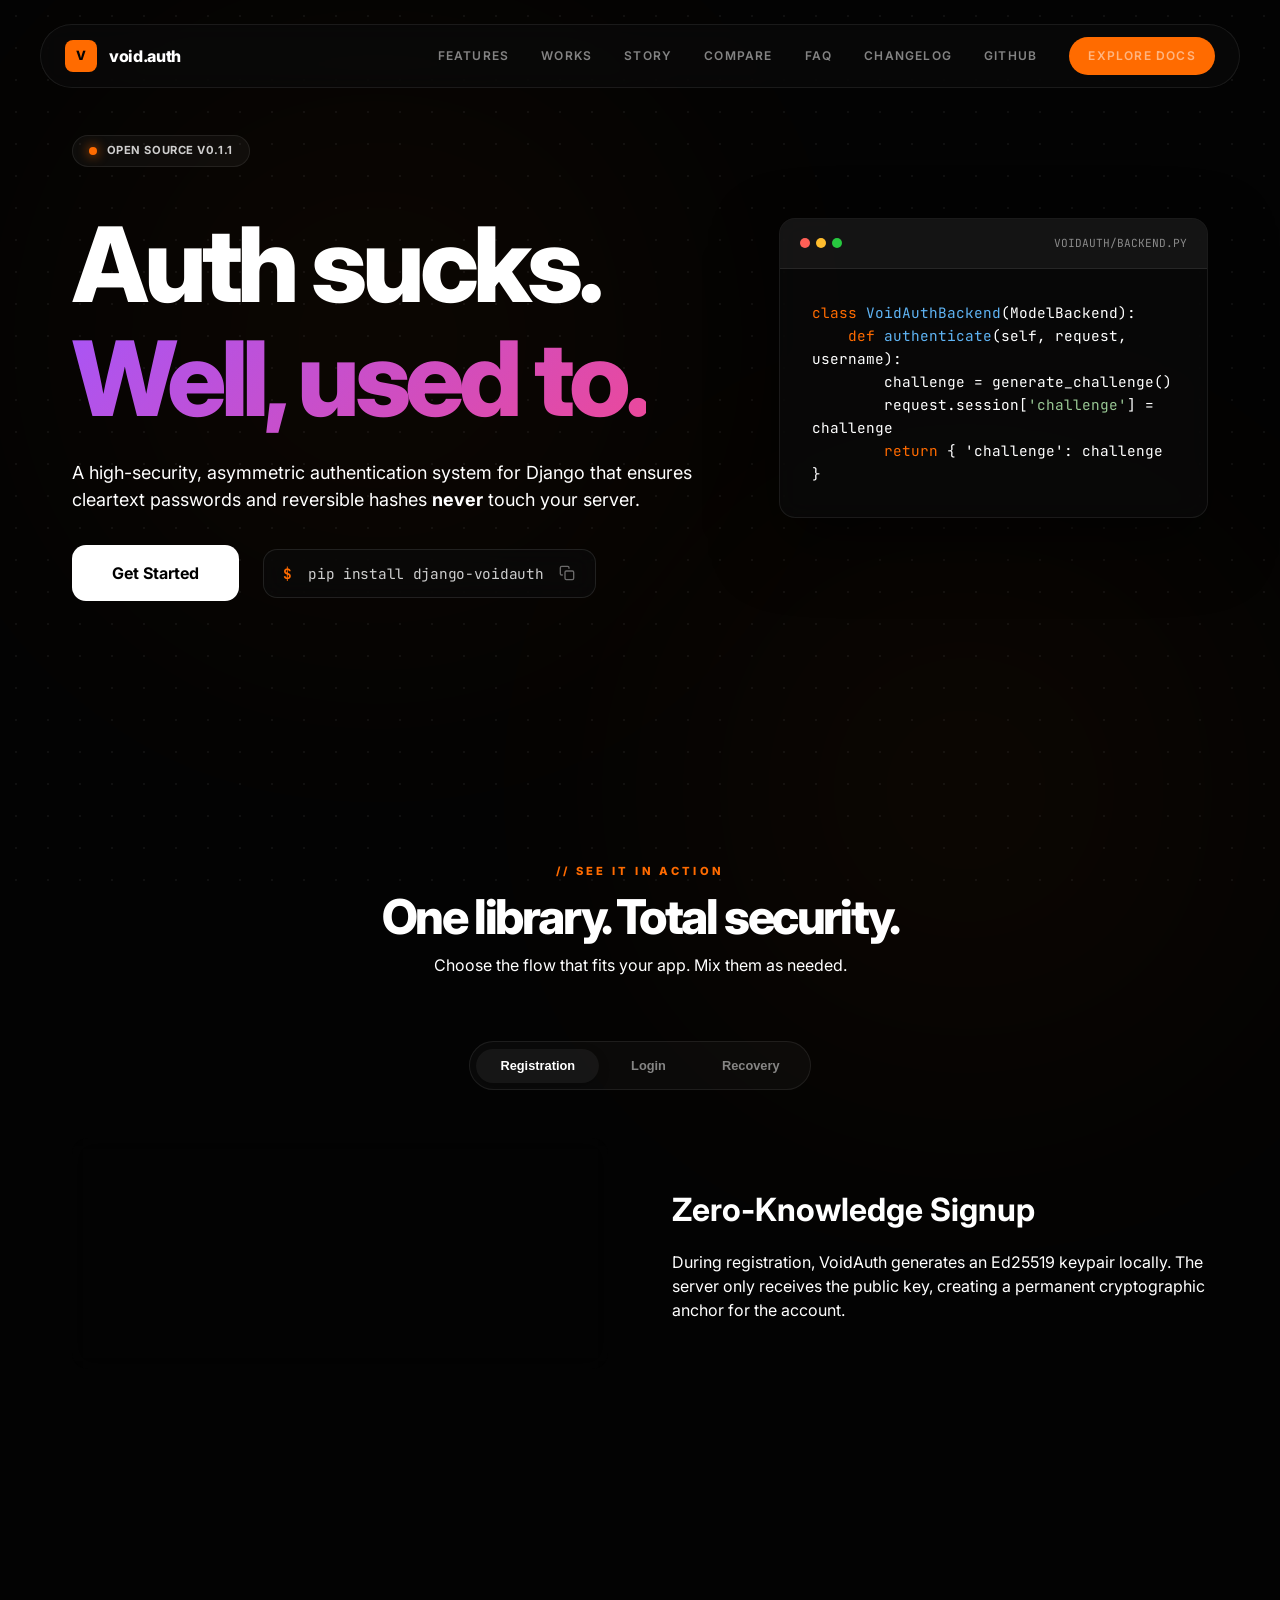
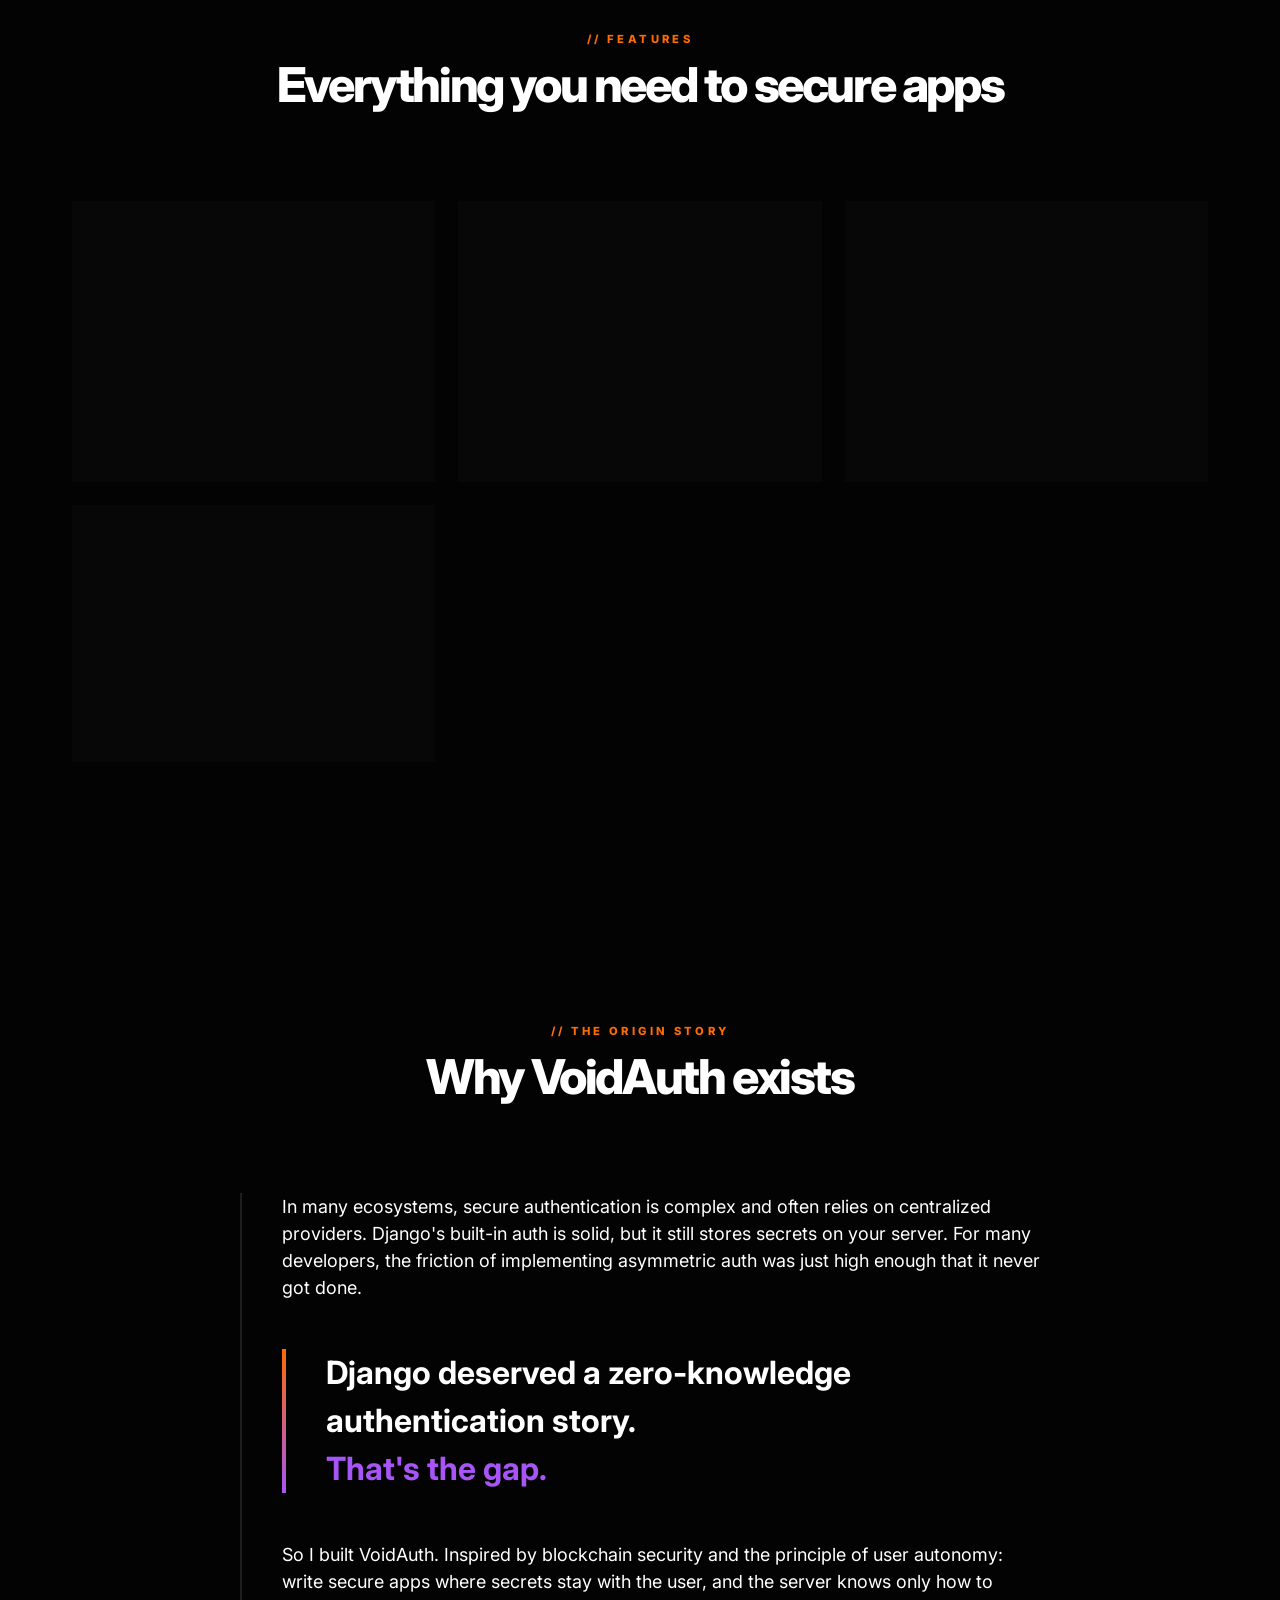
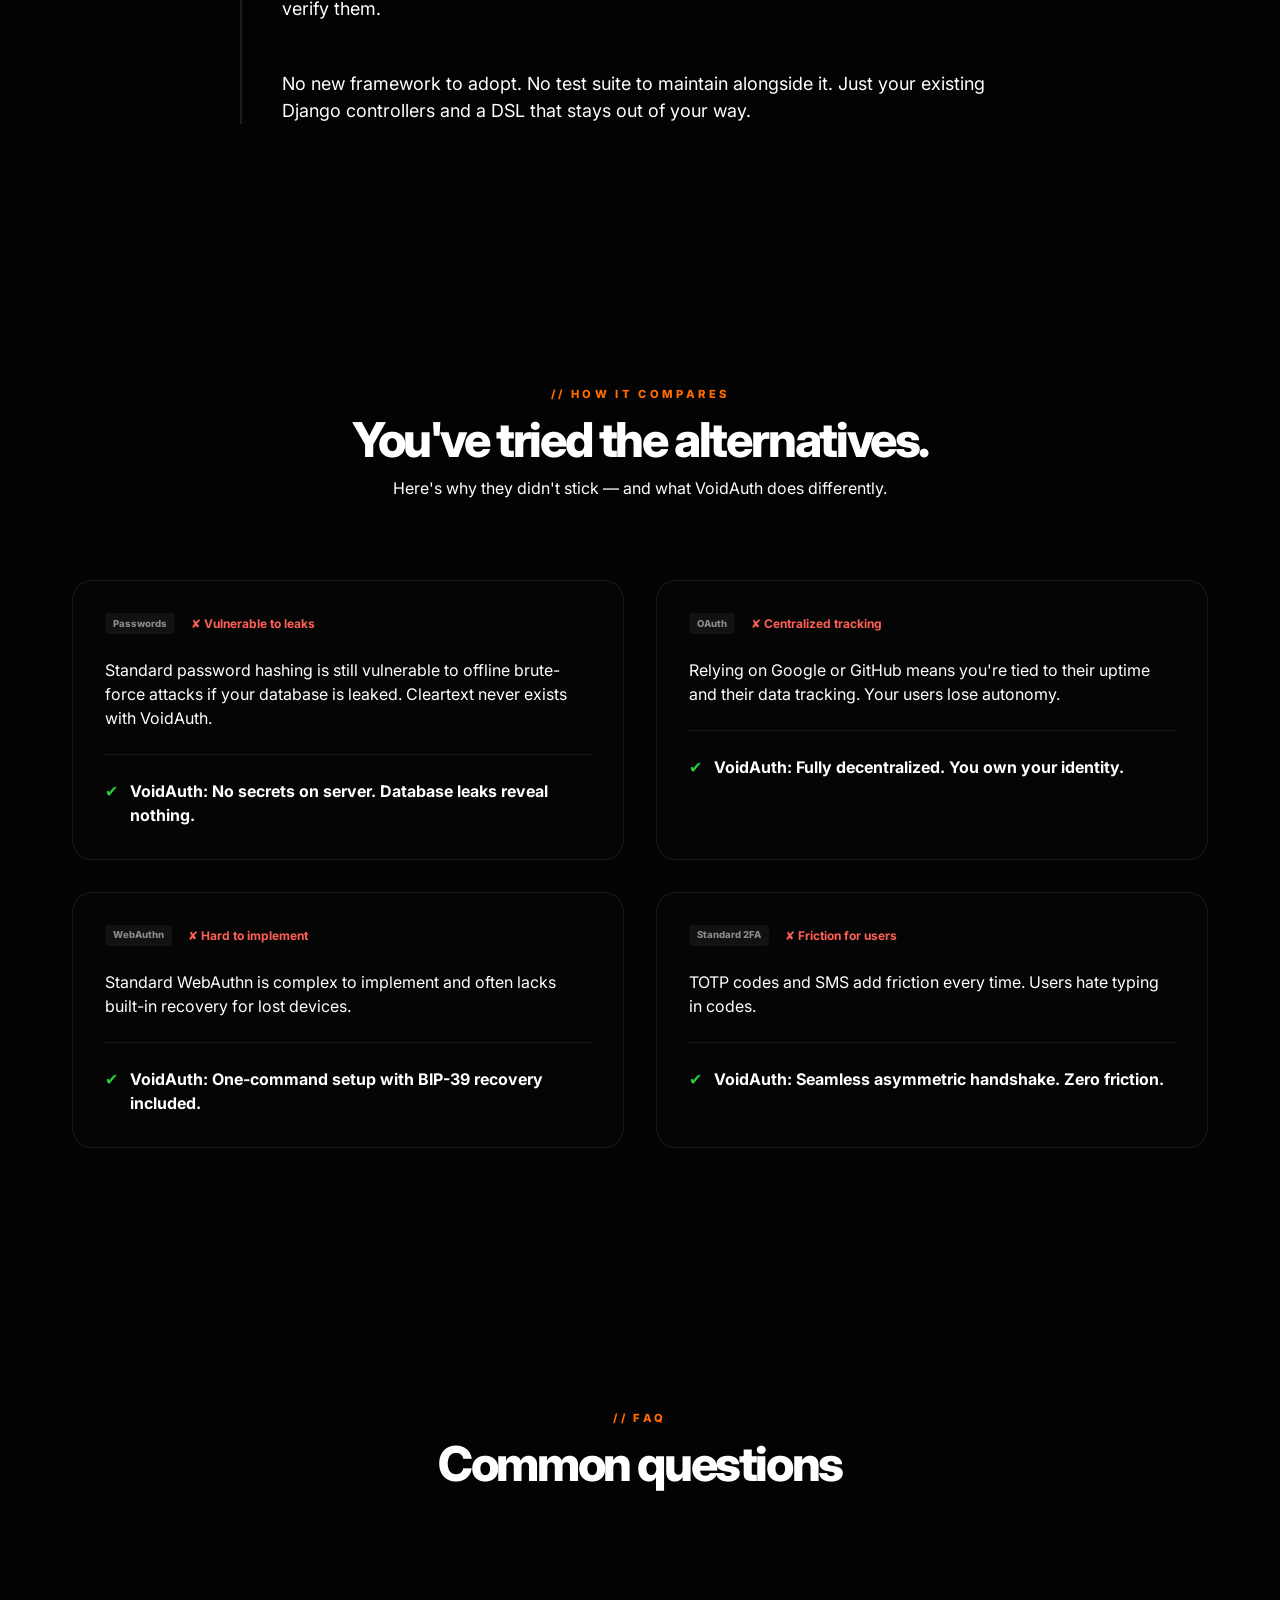
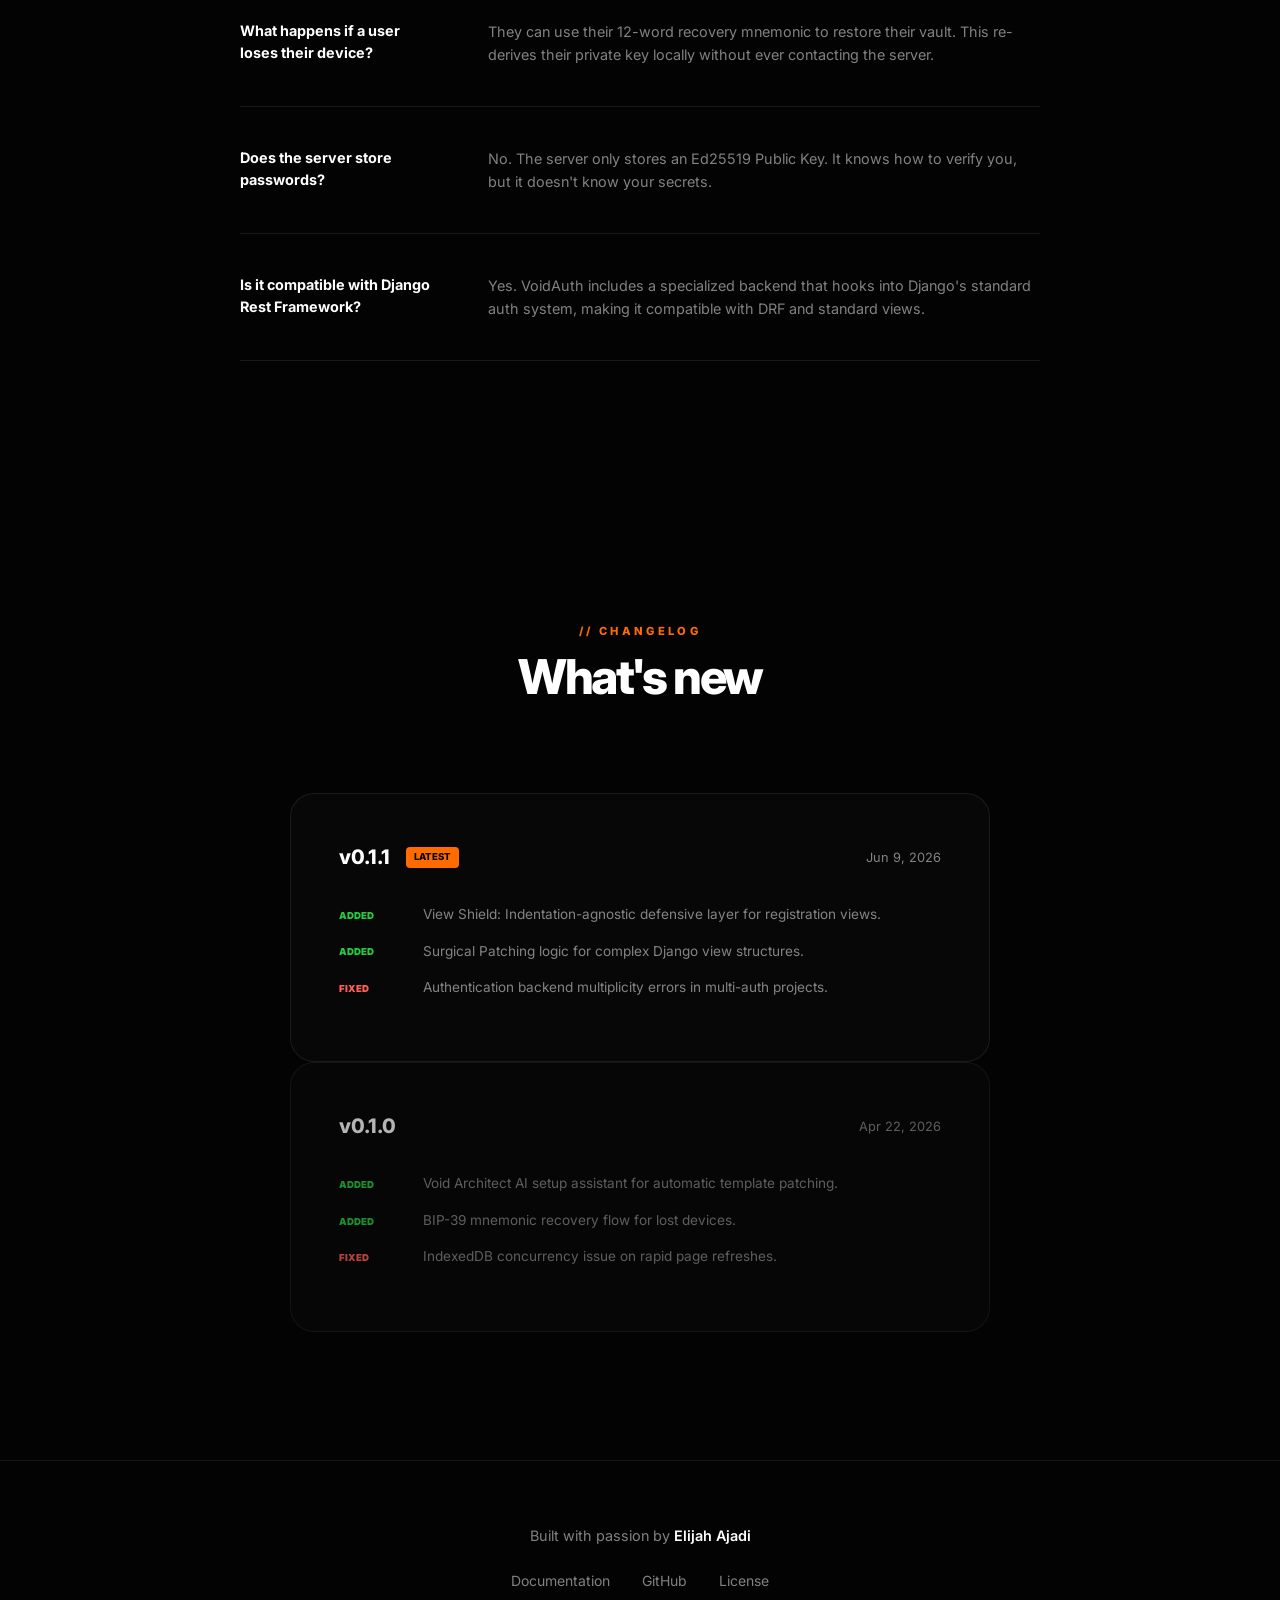
<file: docs/index.html>
<!DOCTYPE html>
<html lang="en">
<head>
  <meta charset="UTF-8">
  <meta name="viewport" content="width=device-width, initial-scale=1.0">
  <title>VoidAuth — Zero-Knowledge Handshake for Django</title>
  <meta name="description" content="A high-security, asymmetric authentication system for Django that ensures cleartext passwords and reversible hashes never touch your server.">
  <link rel="stylesheet" href="css/base.css">
  <link rel="stylesheet" href="css/layout.css">
  <link rel="stylesheet" href="css/components.css">
</head>
<body>
  <div class="dot-grid"></div>
  <div class="bloom" style="top: 10%; left: 10%;"></div>
  <div class="bloom" style="top: 60%; right: 5%;"></div>

  <header class="header-pill glass">
    <div class="logo">
      <div class="logo-mark">V</div>
      <a href="index.html">void.auth</a>
    </div>
    <nav class="nav-links">
      <a href="#features">Features</a>
      <a href="#action">Works</a>
      <a href="#story">Story</a>
      <a href="#compare">Compare</a>
      <a href="#faq">FAQ</a>
      <a href="#changelog">Changelog</a>
      <a href="https://github.com/ELijah-Ajadi/django-voidauth" target="_blank">GitHub</a>
      <a href="docs.html" class="btn btn-accent header-btn">
        Explore Docs
      </a>
    </nav>
    <div class="menu-toggle" id="menu-toggle">
      <span></span>
      <span></span>
      <span></span>
    </div>
  </header>

  <main class="container">
    <section class="hero">
      <div class="hero-content">
        <div class="badge">
          <div class="badge-dot"></div>
          Open Source v0.1.1
        </div>
        <h1 class="text-8xl font-extrabold tracking-tighter leading-tight mb-8">
          Auth sucks. <br>
          <span class="text-gradient">Well, used to.</span>
        </h1>
        <p class="text-lg text-text-secondary leading-relaxed mb-10 max-w-lg">
          A high-security, asymmetric authentication system for Django that ensures cleartext passwords and reversible hashes <strong>never</strong> touch your server.
        </p>
        <div class="hero-actions">
          <a href="docs.html" class="btn btn-primary">
            Get Started
          </a>
          <div class="install-pill glass">
            <span class="prefix">$</span>
            <span class="cmd">pip install django-voidauth</span>
            <svg width="16" height="16" viewBox="0 0 24 24" fill="none" stroke="currentColor" stroke-width="2" stroke-linecap="round" stroke-linejoin="round" style="opacity: 0.4;"><rect x="9" y="9" width="13" height="13" rx="2" ry="2"></rect><path d="M5 15H4a2 2 0 0 1-2-2V4a2 2 0 0 1 2-2h9a2 2 0 0 1 2 2v1"></path></svg>
          </div>
        </div>
      </div>

      <div class="terminal glass">
        <div class="terminal-header">
          <div class="terminal-dots">
            <div class="dot red"></div>
            <div class="dot yellow"></div>
            <div class="dot green"></div>
          </div>
          <span class="terminal-title">voidauth/backend.py</span>
        </div>
        <div class="terminal-body">
          <span class="code-keyword">class</span> <span class="code-class">VoidAuthBackend</span>(ModelBackend):<br>
          &nbsp;&nbsp;&nbsp;&nbsp;<span class="code-keyword">def</span> <span class="code-class">authenticate</span>(self, request, username):<br>
          &nbsp;&nbsp;&nbsp;&nbsp;&nbsp;&nbsp;&nbsp;&nbsp;challenge = generate_challenge()<br>
          &nbsp;&nbsp;&nbsp;&nbsp;&nbsp;&nbsp;&nbsp;&nbsp;request.session[<span class="code-string">'challenge'</span>] = challenge<br>
          &nbsp;&nbsp;&nbsp;&nbsp;&nbsp;&nbsp;&nbsp;&nbsp;<span class="code-keyword">return</span> { 'challenge': challenge }
        </div>
      </div>
    </section>

    <!-- ACTION SECTION -->
    <section id="action">
      <div style="text-align: center; margin-bottom: 2rem;">
        <span style="color: var(--accent); font-weight: 800; font-size: 0.7rem; letter-spacing: 0.3em;">// SEE IT IN ACTION</span>
        <h2 class="text-5xl font-extrabold tracking-tighter mt-4">One library. Total security.</h2>
        <p class="text-text-secondary mt-4">Choose the flow that fits your app. Mix them as needed.</p>
      </div>

      <div class="tabs-container">
        <div class="tabs-nav">
          <button class="tab-btn active" data-tab="registration">Registration</button>
          <button class="tab-btn" data-tab="login">Login</button>
          <button class="tab-btn" data-tab="recovery">Recovery</button>
        </div>

        <div class="tab-content active" id="registration">
          <div style="flex: 1;">
            <div class="terminal glass">
              <div class="terminal-header">
                <div class="terminal-dots"><div class="dot red"></div><div class="dot yellow"></div><div class="dot green"></div></div>
                <span class="terminal-title">signup_view.js</span>
              </div>
              <div class="terminal-body">
                <span class="code-keyword">const</span> result = <span class="code-keyword">await</span> <span class="code-class">VoidAuth</span>.register(username);<br>
                <span class="code-keyword">if</span> (result.success) {<br>
                &nbsp;&nbsp;<span class="code-comment">// Show 12-word mnemonic to user</span><br>
                &nbsp;&nbsp;showRecoveryModal(result.mnemonic);<br>
                }
              </div>
            </div>
          </div>
          <div style="flex: 1;">
            <h3 class="text-3xl font-bold mb-4">Zero-Knowledge Signup</h3>
            <p class="text-text-secondary leading-relaxed">During registration, VoidAuth generates an Ed25519 keypair locally. The server only receives the public key, creating a permanent cryptographic anchor for the account.</p>
          </div>
        </div>

        <div class="tab-content" id="login">
          <div style="flex: 1;">
            <div class="terminal glass">
              <div class="terminal-header">
                <div class="terminal-dots"><div class="dot red"></div><div class="dot yellow"></div><div class="dot green"></div></div>
                <span class="terminal-title">login_view.js</span>
              </div>
              <div class="terminal-body">
                <span class="code-keyword">try</span> {<br>
                &nbsp;&nbsp;<span class="code-keyword">await</span> <span class="code-class">VoidAuth</span>.login(username);<br>
                &nbsp;&nbsp;window.location.href = <span class="code-string">'/dashboard'</span>;<br>
                } <span class="code-keyword">catch</span> (err) {<br>
                &nbsp;&nbsp;alert(<span class="code-string">"Auth Failed"</span>);<br>
                }
              </div>
            </div>
          </div>
          <div style="flex: 1;">
            <h3 class="text-3xl font-bold mb-4">The Handshake</h3>
            <p class="text-text-secondary leading-relaxed">Login is a simple challenge-response proof. The server sends a random nonce, the client signs it with their private key, and the server verifies it. No passwords ever cross the wire.</p>
          </div>
        </div>

        <div class="tab-content" id="recovery">
          <div style="flex: 1;">
            <div class="terminal glass">
              <div class="terminal-header">
                <div class="terminal-dots"><div class="dot red"></div><div class="dot yellow"></div><div class="dot green"></div></div>
                <span class="terminal-title">recovery_view.js</span>
              </div>
              <div class="terminal-body">
                <span class="code-keyword">await</span> <span class="code-class">VoidAuth</span>.recover(username, mnemonic);<br>
                <span class="code-comment">// Private key restored to Vault</span>
              </div>
            </div>
          </div>
          <div style="flex: 1;">
            <h3 class="text-3xl font-bold mb-4">BIP-39 Restoration</h3>
            <p class="text-text-secondary leading-relaxed">If a user loses their device, they can restore their vault using their 12-word seed phrase. The private key is re-derived locally, ensuring total autonomy.</p>
          </div>
        </div>
      </div>
    </section>

    <section id="features">
      <div style="text-align: center; margin-bottom: 5rem;">
        <span style="color: var(--accent); font-weight: 800; font-size: 0.7rem; letter-spacing: 0.3em;">// FEATURES</span>
        <h2 class="text-5xl font-extrabold tracking-tighter mt-4">Everything you need to secure apps</h2>
      </div>

      <div class="features-grid">
        <div class="card glass">
          <div class="card-icon">
            <svg width="24" height="24" viewBox="0 0 24 24" fill="none" stroke="currentColor" stroke-width="2" stroke-linecap="round" stroke-linejoin="round"><path d="M12 22s8-4 8-10V5l-8-3-8 3v7c0 6 8 10 8 10z"></path></svg>
          </div>
          <h3 class="text-xl font-bold mb-3">Ed25519 Proofs</h3>
          <p class="text-text-secondary text-sm leading-relaxed">Ultra-fast, high-security asymmetric signatures for every login. No passwords stored.</p>
        </div>

        <div class="card glass">
          <div class="card-icon">
            <svg width="24" height="24" viewBox="0 0 24 24" fill="none" stroke="currentColor" stroke-width="2" stroke-linecap="round" stroke-linejoin="round"><path d="M12 22s8-4 8-10V5l-8-3-8 3v7c0 6 8 10 8 10z"></path></svg>
          </div>
          <h3 class="text-xl font-bold mb-3">View Shield</h3>
          <p class="text-text-secondary text-sm leading-relaxed">Indentation-agnostic defense for registration views. Surgical patching for complex codebases.</p>
        </div>

        <div class="card glass">
          <div class="card-icon">
            <svg width="24" height="24" viewBox="0 0 24 24" fill="none" stroke="currentColor" stroke-width="2" stroke-linecap="round" stroke-linejoin="round"><rect x="3" y="11" width="18" height="11" rx="2" ry="2"></rect><path d="M7 11V7a5 5 0 0 1 10 0v4"></path></svg>
          </div>
          <h3 class="text-xl font-bold mb-3">BIP-39 Recovery</h3>
          <p class="text-text-secondary text-sm leading-relaxed">Users can recover accounts using human-readable 12-word mnemonics. No more 'Forgot Password' emails.</p>
        </div>

        <div class="card glass">
          <div class="card-icon">
            <svg width="24" height="24" viewBox="0 0 24 24" fill="none" stroke="currentColor" stroke-width="2" stroke-linecap="round" stroke-linejoin="round"><path d="M21 2l-2 2m-7.61 7.61a5.5 5.5 0 1 1-7.778 7.778 5.5 5.5 0 0 1 7.777-7.777zm0 0L15.5 7.5m0 0l3 3L22 7l-3-3-3.5 3.5z"></path></svg>
          </div>
          <h3 class="text-xl font-bold mb-3">Local Vault</h3>
          <p class="text-text-secondary text-sm leading-relaxed">Private keys are stored in the browser's IndexedDB, protected from XSS and cookie theft.</p>
        </div>
      </div>
    </section>

    <!-- ORIGIN STORY SECTION -->
    <section id="story">
      <div style="max-width: 800px; margin: 0 auto;">
        <div style="text-align: center; margin-bottom: 5rem;">
          <span style="color: var(--accent); font-weight: 800; font-size: 0.7rem; letter-spacing: 0.3em;">// THE ORIGIN STORY</span>
          <h2 class="text-5xl font-extrabold tracking-tighter mt-4">Why VoidAuth exists</h2>
        </div>
        
        <div style="border-left: 2px solid rgba(255,255,255,0.1); padding-left: 2.5rem; display: flex; flex-direction: column; gap: 3rem;">
          <p class="text-lg text-text-secondary leading-relaxed">
            In many ecosystems, secure authentication is complex and often relies on centralized providers. Django's built-in auth is solid, but it still stores secrets on your server. For many developers, the friction of implementing asymmetric auth was just high enough that it never got done.
          </p>
          
          <div style="border-left: 4px solid; border-image: linear-gradient(to bottom, #ff6b00, #a855f7) 1; padding-left: 2.5rem;">
            <h3 class="text-3xl font-bold tracking-tight">
              Django deserved a zero-knowledge authentication story. <br>
              <span style="color: #a855f7;">That's the gap.</span>
            </h3>
          </div>

          <p class="text-lg text-text-secondary leading-relaxed">
            So I built VoidAuth. Inspired by blockchain security and the principle of user autonomy: write secure apps where secrets stay with the user, and the server knows only how to verify them.
          </p>
          
          <p class="text-lg text-text-secondary leading-relaxed">
            No new framework to adopt. No test suite to maintain alongside it. Just your existing Django controllers and a DSL that stays out of your way.
          </p>
        </div>
      </div>
    </section>

    <!-- COMPARISON SECTION -->
    <section id="compare">
      <div style="text-align: center; margin-bottom: 5rem;">
        <span style="color: var(--accent); font-weight: 800; font-size: 0.7rem; letter-spacing: 0.3em;">// HOW IT COMPARES</span>
        <h2 class="text-5xl font-extrabold tracking-tighter mt-4">You've tried the alternatives.</h2>
        <p class="text-text-secondary mt-4">Here's why they didn't stick — and what VoidAuth does differently.</p>
      </div>

      <div class="comparison-grid">
        <div class="comp-card">
          <div class="comp-header">
            <span class="comp-badge">Passwords</span>
            <span class="comp-title">✘ Vulnerable to leaks</span>
          </div>
          <p class="text-sm text-text-secondary">Standard password hashing is still vulnerable to offline brute-force attacks if your database is leaked. Cleartext never exists with VoidAuth.</p>
          <div class="comp-void">
            <span class="comp-check">✔</span>
            <p class="text-sm font-bold">VoidAuth: No secrets on server. Database leaks reveal nothing.</p>
          </div>
        </div>

        <div class="comp-card">
          <div class="comp-header">
            <span class="comp-badge">OAuth</span>
            <span class="comp-title">✘ Centralized tracking</span>
          </div>
          <p class="text-sm text-text-secondary">Relying on Google or GitHub means you're tied to their uptime and their data tracking. Your users lose autonomy.</p>
          <div class="comp-void">
            <span class="comp-check">✔</span>
            <p class="text-sm font-bold">VoidAuth: Fully decentralized. You own your identity.</p>
          </div>
        </div>

        <div class="comp-card">
          <div class="comp-header">
            <span class="comp-badge">WebAuthn</span>
            <span class="comp-title">✘ Hard to implement</span>
          </div>
          <p class="text-sm text-text-secondary">Standard WebAuthn is complex to implement and often lacks built-in recovery for lost devices.</p>
          <div class="comp-void">
            <span class="comp-check">✔</span>
            <p class="text-sm font-bold">VoidAuth: One-command setup with BIP-39 recovery included.</p>
          </div>
        </div>

        <div class="comp-card">
          <div class="comp-header">
            <span class="comp-badge">Standard 2FA</span>
            <span class="comp-title">✘ Friction for users</span>
          </div>
          <p class="text-sm text-text-secondary">TOTP codes and SMS add friction every time. Users hate typing in codes.</p>
          <div class="comp-void">
            <span class="comp-check">✔</span>
            <p class="text-sm font-bold">VoidAuth: Seamless asymmetric handshake. Zero friction.</p>
          </div>
        </div>
      </div>
    </section>

    <!-- FAQ SECTION -->
    <section id="faq">
      <div style="text-align: center; margin-bottom: 5rem;">
        <span style="color: var(--accent); font-weight: 800; font-size: 0.7rem; letter-spacing: 0.3em;">// FAQ</span>
        <h2 class="text-5xl font-extrabold tracking-tighter mt-4">Common questions</h2>
      </div>

      <div class="faq-list">
        <div class="faq-item">
          <div class="faq-q">What happens if a user loses their device?</div>
          <div class="faq-a">They can use their 12-word recovery mnemonic to restore their vault. This re-derives their private key locally without ever contacting the server.</div>
        </div>
        <div class="faq-item">
          <div class="faq-q">Does the server store passwords?</div>
          <div class="faq-a">No. The server only stores an Ed25519 Public Key. It knows how to verify you, but it doesn't know your secrets.</div>
        </div>
        <div class="faq-item">
          <div class="faq-q">Is it compatible with Django Rest Framework?</div>
          <div class="faq-a">Yes. VoidAuth includes a specialized backend that hooks into Django's standard auth system, making it compatible with DRF and standard views.</div>
        </div>
      </div>
    </section>

    <!-- CHANGELOG SECTION -->
    <section id="changelog">
      <div style="text-align: center; margin-bottom: 5rem;">
        <span style="color: var(--accent); font-weight: 800; font-size: 0.7rem; letter-spacing: 0.3em;">// CHANGELOG</span>
        <h2 class="text-5xl font-extrabold tracking-tighter mt-4">What's new</h2>
      </div>

      <div class="changelog-card">
        <div class="version-tag">
          <span class="v-num">v0.1.1</span>
          <span class="v-latest">LATEST</span>
          <span style="color: var(--text-secondary); font-size: 0.8rem; margin-left: auto;">Jun 9, 2026</span>
        </div>
        <div class="change-item">
          <span class="change-type type-added">Added</span>
          <p class="change-desc">View Shield: Indentation-agnostic defensive layer for registration views.</p>
        </div>
        <div class="change-item">
          <span class="change-type type-added">Added</span>
          <p class="change-desc">Surgical Patching logic for complex Django view structures.</p>
        </div>
        <div class="change-item">
          <span class="change-type type-fixed">Fixed</span>
          <p class="change-desc">Authentication backend multiplicity errors in multi-auth projects.</p>
        </div>
      </div>

      <div class="changelog-card" style="opacity: 0.7;">
        <div class="version-tag">
          <span class="v-num">v0.1.0</span>
          <span style="color: var(--text-secondary); font-size: 0.8rem; margin-left: auto;">Apr 22, 2026</span>
        </div>
        <div class="change-item">
          <span class="change-type type-added">Added</span>
          <p class="change-desc">Void Architect AI setup assistant for automatic template patching.</p>
        </div>
        <div class="change-item">
          <span class="change-type type-added">Added</span>
          <p class="change-desc">BIP-39 mnemonic recovery flow for lost devices.</p>
        </div>
        <div class="change-item">
          <span class="change-type type-fixed">Fixed</span>
          <p class="change-desc">IndexedDB concurrency issue on rapid page refreshes.</p>
        </div>
      </div>
    </section>
  </main>

  <footer>
    <div class="container">
      <p style="font-size: 0.9rem; color: var(--text-secondary);">
        Built with passion by <a href="https://github.com/ELijah-Ajadi" target="_blank" style="color: var(--text-primary); font-weight: 600;">Elijah Ajadi</a>
      </p>
      <div class="footer-links">
        <a href="docs.html">Documentation</a>
        <a href="https://github.com/ELijah-Ajadi/django-voidauth">GitHub</a>
        <a href="#">License</a>
      </div>
    </div>
  </footer>

  <script src="js/nav.js"></script>
</body>
</html>
</file>
<file: docs/css/base.css>
@import url('https://fonts.googleapis.com/css2?family=Inter:wght@400;500;600;700;800&family=JetBrains+Mono:wght@400;500;700&display=swap');

:root {
  --bg: #030303;
  --surface: rgba(255, 255, 255, 0.03);
  --accent: #ff6b00;
  --accent-glow: rgba(255, 107, 0, 0.3);
  --text-primary: #ffffff;
  --text-secondary: rgba(255, 255, 255, 0.5);
  --border: rgba(255, 255, 255, 0.08);
  --glass-bg: rgba(10, 10, 10, 0.7);
  --font-sans: 'Inter', system-ui, -apple-system, sans-serif;
  --font-mono: 'JetBrains Mono', monospace;
  
  /* Brand Gradients */
  --brand-gradient: linear-gradient(135deg, #a855f7 0%, #ec4899 100%);
  --hero-gradient: linear-gradient(135deg, #ffffff 30%, rgba(255, 255, 255, 0.5) 100%);

  /* Responsive Spacing & Layout */
  --container-padding: 2rem;
  --section-padding: 8rem;
}

@media (max-width: 768px) {
  :root {
    --container-padding: 1.5rem;
    --section-padding: 5rem;
  }
}

@media (max-width: 480px) {
  :root {
    --container-padding: 1rem;
    --section-padding: 4rem;
  }
}

* {
  margin: 0;
  padding: 0;
  box-sizing: border-box;
}

html {
  scroll-behavior: smooth;
}

body {
  background-color: var(--bg);
  color: var(--text-primary);
  font-family: var(--font-sans);
  line-height: 1.5;
  -webkit-font-smoothing: antialiased;
  overflow-x: hidden;
}

a {
  color: inherit;
  text-decoration: none;
  transition: all 0.2s ease;
}

ul {
  list-style: none;
}

img {
  max-width: 100%;
  display: block;
}

/* Utilities */
.container {
  max-width: 1200px;
  margin: 0 auto;
  padding: 0 var(--container-padding);
}

.text-gradient {
  background: var(--brand-gradient);
  -webkit-background-clip: text;
  -webkit-text-fill-color: transparent;
  background-clip: text;
}

.text-lg { font-size: clamp(1rem, 2.5vw, 1.125rem); }
.text-xl { font-size: clamp(1.125rem, 3vw, 1.25rem); }
.text-3xl { font-size: clamp(1.5rem, 5vw, 2rem); }
.text-5xl { font-size: clamp(2rem, 8vw, 3rem); }
.text-7xl { font-size: clamp(2.5rem, 10vw, 5rem); }
.text-8xl { font-size: clamp(2.75rem, 12vw, 6.5rem); }

.font-bold { font-weight: 700; }
.font-extrabold { font-weight: 800; }
.tracking-tighter { letter-spacing: -0.05em; }
.leading-tight { line-height: 1.1; }
.mb-4 { margin-bottom: 1rem; }
.mb-8 { margin-bottom: 1.5rem; }
.mb-10 { margin-bottom: 2rem; }

section {
  padding: var(--section-padding) 0;
  position: relative;
}

.glass {
  background: var(--glass-bg);
  backdrop-filter: blur(12px);
  -webkit-backdrop-filter: blur(12px);
  border: 1px solid var(--border);
}

.dot-grid {
  position: absolute;
  top: 0;
  left: 0;
  width: 100%;
  height: 100%;
  background-image: radial-gradient(rgba(255, 255, 255, 0.05) 1px, transparent 1px);
  background-size: 32px 32px;
  pointer-events: none;
  z-index: -1;
}

.bloom {
  position: absolute;
  width: min(500px, 100vw);
  height: min(500px, 100vw);
  background: var(--accent);
  filter: blur(150px);
  opacity: 0.05;
  border-radius: 50%;
  pointer-events: none;
  z-index: -1;
}
</file>
<file: docs/css/layout.css>
/* Header Pill */
.header-pill {
  position: fixed;
  top: 1.5rem;
  left: 50%;
  transform: translateX(-50%);
  width: min(1200px, calc(100% - 2 * var(--container-padding)));
  height: 64px;
  padding: 0 1.5rem;
  border-radius: 999px;
  display: flex;
  align-items: center;
  justify-content: space-between;
  z-index: 1000;
  transition: all 0.3s cubic-bezier(0.4, 0, 0.2, 1);
}

.header-pill.scrolled {
  top: 1rem;
  height: 56px;
  background: rgba(10, 10, 10, 0.9);
  box-shadow: 0 8px 32px rgba(0, 0, 0, 0.4);
}

.logo {
  display: flex;
  align-items: center;
  gap: 0.75rem;
  font-weight: 800;
  font-size: 1rem;
  letter-spacing: -0.02em;
}

.logo-mark {
  width: 32px;
  height: 32px;
  background: var(--accent);
  color: var(--bg);
  border-radius: 8px;
  display: flex;
  align-items: center;
  justify-content: center;
  font-size: 0.8rem;
}

.nav-links {
  display: flex;
  align-items: center;
  gap: 2rem;
}

.nav-links a {
  font-size: 0.75rem;
  font-weight: 600;
  color: var(--text-secondary);
  text-transform: uppercase;
  letter-spacing: 0.1em;
}

.nav-links a:hover {
  color: var(--text-primary);
}

/* Mobile Menu Toggle */
.menu-toggle {
  display: none;
  flex-direction: column;
  gap: 5px;
  cursor: pointer;
  z-index: 2000;
  padding: 10px;
  border-radius: 8px;
  transition: all 0.3s ease;
}

.menu-toggle span {
  display: block;
  width: 22px;
  height: 2px;
  background: var(--text-primary);
  transition: all 0.3s cubic-bezier(0.4, 0, 0.2, 1);
  transform-origin: center;
}

/* Hamburger Animation */
.menu-toggle.active span:nth-child(1) {
  transform: translateY(7px) rotate(45deg);
}

.menu-toggle.active span:nth-child(2) {
  opacity: 0;
  transform: translateX(10px);
}

.menu-toggle.active span:nth-child(3) {
  transform: translateY(-7px) rotate(-45deg);
}

@media (max-width: 968px) {
  .menu-toggle {
    display: flex;
  }

  .nav-links {
    position: fixed;
    top: 0;
    right: -100%;
    width: 280px;
    height: 100vh;
    background: var(--bg);
    border-left: 1px solid var(--border);
    flex-direction: column;
    justify-content: center;
    gap: 2rem;
    padding: 2rem;
    transition: all 0.4s cubic-bezier(0.4, 0, 0.2, 1);
    z-index: 1000;
  }

  .nav-links.active {
    right: 0;
  }

  .header-pill {
    width: calc(100% - 2 * var(--container-padding));
    border-radius: 20px;
  }
}

/* Sections */
section {
  padding: var(--section-padding) 0;
}

.hero {
  padding-top: clamp(8rem, 15vh, 12rem);
  display: grid;
  grid-template-columns: 1.2fr 0.8fr;
  gap: 4rem;
  align-items: center;
}

@media (max-width: 1024px) {
  .hero {
    grid-template-columns: 1fr;
    text-align: center;
    gap: 4rem;
  }
  
  .hero-content {
    display: flex;
    flex-direction: column;
    align-items: center;
  }
}

/* Footer */
footer {
  padding: 4rem 0;
  border-top: 1px solid var(--border);
  text-align: center;
}

.footer-links {
  margin-top: 1.5rem;
  display: flex;
  justify-content: center;
  gap: 2rem;
  flex-wrap: wrap;
  font-size: 0.875rem;
  color: var(--text-secondary);
}
</file>
<file: docs/css/components.css>
/* Buttons */
.btn {
  display: inline-flex;
  align-items: center;
  gap: 0.75rem;
  padding: 0.75rem 1.5rem;
  border-radius: 12px;
  font-weight: 700;
  font-size: 0.875rem;
  cursor: pointer;
  transition: all 0.2s ease;
  border: none;
  white-space: nowrap;
}

.btn-primary {
  background: var(--text-primary);
  color: #000;
  padding: 1rem 2.5rem;
  border-radius: 14px;
  font-size: 1rem;
}

.btn-primary:hover {
  transform: translateY(-2px);
  box-shadow: 0 12px 32px rgba(255, 255, 255, 0.15);
  background: #f0f0f0;
}

.btn-outline {
  background: transparent;
  border: 1px solid var(--border);
  color: var(--text-primary);
}

.btn-outline:hover {
  background: var(--surface);
}

.btn-accent {
  background: var(--accent);
  color: var(--bg);
}

.header-btn {
  padding: 0.6rem 1.2rem;
  border-radius: 999px;
  font-size: 0.75rem;
}

/* Badge */
.badge {
  display: inline-flex;
  align-items: center;
  gap: 0.6rem;
  padding: 0.4rem 1rem;
  background: rgba(255, 255, 255, 0.04);
  border: 1px solid rgba(255, 255, 255, 0.08);
  border-radius: 999px;
  font-size: 0.7rem;
  font-weight: 700;
  color: rgba(255, 255, 255, 0.8);
  text-transform: uppercase;
  letter-spacing: 0.05em;
  margin-bottom: 2.5rem;
}

.badge-dot {
  width: 8px;
  height: 8px;
  background: #ff6b00;
  border-radius: 50%;
  box-shadow: 0 0 12px #ff6b00;
}

/* Hero Actions */
.hero-actions {
  display: flex;
  align-items: center;
  gap: 1.5rem;
  flex-wrap: wrap;
}

@media (max-width: 768px) {
  .hero-actions {
    justify-content: center;
    gap: 1rem;
  }
}

.install-pill {
  padding: 0.8rem 1.2rem;
  border-radius: 14px;
  font-family: var(--font-mono);
  font-size: 0.9rem;
  display: flex;
  align-items: center;
  gap: 1rem;
  border: 1px solid rgba(255,255,255,0.1);
}

.install-pill .prefix {
  color: var(--accent);
  font-weight: 700;
}

.install-pill .cmd {
  opacity: 0.8;
  letter-spacing: -0.02em;
}

@media (max-width: 480px) {
  .install-pill {
    font-size: 0.75rem;
    padding: 0.6rem 1rem;
  }
}

/* Feature Cards */
.features-grid {
  display: grid;
  grid-template-columns: repeat(auto-fit, minmax(280px, 1fr));
  gap: 1.5rem;
}

.card {
  padding: 2.5rem;
  border-radius: 24px;
  transition: all 0.3s ease;
}

@media (max-width: 768px) {
  .card {
    padding: 1.5rem;
  }
}

.card:hover {
  border-color: var(--accent);
  background: rgba(255, 255, 255, 0.05);
  transform: translateY(-4px);
}

.card-icon {
  width: 48px;
  height: 48px;
  border-radius: 12px;
  background: var(--surface);
  display: flex;
  align-items: center;
  justify-content: center;
  margin-bottom: 1.5rem;
  color: var(--accent);
}

/* Terminal */
.terminal {
  border-radius: 16px;
  overflow: hidden;
  box-shadow: 0 24px 64px rgba(0, 0, 0, 0.5);
  width: 100%;
}

.terminal-header {
  padding: 1rem 1.25rem;
  background: rgba(255, 255, 255, 0.05);
  border-bottom: 1px solid var(--border);
  display: flex;
  align-items: center;
  justify-content: space-between;
}

.terminal-dots {
  display: flex;
  gap: 6px;
}

.dot {
  width: 10px;
  height: 10px;
  border-radius: 50%;
}

.dot.red { background: #ff5f56; }
.dot.yellow { background: #ffbd2e; }
.dot.green { background: #27c93f; }

.terminal-title {
  font-family: var(--font-mono);
  font-size: 0.7rem;
  color: var(--text-secondary);
  text-transform: uppercase;
}

.terminal-body {
  padding: 2rem;
  font-family: var(--font-mono);
  font-size: 0.9rem;
  line-height: 1.6;
  overflow-x: auto;
}

.code-keyword { color: var(--accent); }
.code-class { color: #5fb4f4; }
.code-string { color: #99c794; }
.code-comment { color: var(--text-secondary); font-style: italic; }

@media (max-width: 768px) {
  .terminal-body {
    padding: 1.5rem;
    font-size: 0.8rem;
  }
}

/* Tabs */
.tabs-container {
  margin-top: 4rem;
  display: flex;
  flex-direction: column;
  align-items: center;
}

.tabs-nav {
  display: flex;
  gap: 0.5rem;
  background: var(--surface);
  padding: 0.4rem;
  border-radius: 999px;
  border: 1px solid var(--border);
  margin-bottom: 3rem;
  max-width: 100%;
  overflow-x: auto;
  scrollbar-width: none;
}

.tabs-nav::-webkit-scrollbar {
  display: none;
}

.tab-btn {
  background: transparent;
  border: none;
  color: var(--text-secondary);
  padding: 0.6rem 1.5rem;
  border-radius: 999px;
  font-size: 0.8rem;
  font-weight: 700;
  cursor: pointer;
  transition: all 0.2s ease;
  white-space: nowrap;
}

.tab-btn.active {
  background: rgba(255, 255, 255, 0.05);
  color: var(--text-primary);
  box-shadow: 0 4px 12px rgba(0, 0, 0, 0.2);
}

.tab-content {
  display: none;
  width: 100%;
}

.tab-content.active {
  display: flex;
  gap: 4rem;
  align-items: center;
}

@media (max-width: 1024px) {
  .tab-content.active {
    flex-direction: column-reverse;
    gap: 3rem;
    text-align: center;
  }
  
  .tabs-nav {
    border-radius: 20px;
    padding: 0.5rem;
  }
}

/* Comparison Cards */
.comparison-grid {
  display: grid;
  grid-template-columns: 1fr 1fr;
  gap: 2rem;
}

@media (max-width: 768px) {
  .comparison-grid {
    grid-template-columns: 1fr;
    gap: 1.5rem;
  }
}

.comp-card {
  background: rgba(255, 255, 255, 0.01);
  border: 1px solid var(--border);
  border-radius: 20px;
  padding: 2rem;
}

@media (max-width: 480px) {
  .comp-card {
    padding: 1.5rem;
  }
}

.comp-header {
  display: flex;
  align-items: center;
  gap: 1rem;
  margin-bottom: 1.5rem;
}

.comp-badge {
  font-size: 0.6rem;
  font-weight: 800;
  padding: 0.2rem 0.5rem;
  border-radius: 4px;
  background: rgba(255, 255, 255, 0.05);
  color: var(--text-secondary);
}

.comp-title {
  font-size: 0.75rem;
  font-weight: 700;
  color: #ff5f56;
}

.comp-void {
  margin-top: 1.5rem;
  padding-top: 1.5rem;
  border-top: 1px solid var(--border);
  display: flex;
  gap: 0.75rem;
}

.comp-check {
  color: #27c93f;
  font-weight: 800;
}

/* FAQ */
.faq-list {
  max-width: 800px;
  margin: 0 auto;
}

.faq-item {
  display: grid;
  grid-template-columns: 200px 1fr;
  gap: 3rem;
  padding: 2.5rem 0;
  border-bottom: 1px solid var(--border);
}

@media (max-width: 768px) {
  .faq-item {
    grid-template-columns: 1fr;
    gap: 1rem;
    padding: 1.5rem 0;
  }
}

.faq-q {
  font-size: 0.9rem;
  font-weight: 700;
  color: var(--text-primary);
}

.faq-a {
  font-size: 0.9rem;
  color: var(--text-secondary);
  line-height: 1.6;
}

/* Changelog */
.changelog-card {
  max-width: 700px;
  margin: 0 auto;
  background: rgba(255, 255, 255, 0.02);
  border: 1px solid var(--border);
  border-radius: 24px;
  padding: 3rem;
}

@media (max-width: 768px) {
  .changelog-card {
    padding: 2rem 1.5rem;
  }
}

.version-tag {
  display: flex;
  align-items: center;
  gap: 1rem;
  margin-bottom: 2rem;
}

.v-num {
  font-size: 1.25rem;
  font-weight: 800;
}

.v-latest {
  font-size: 0.6rem;
  font-weight: 800;
  background: var(--accent);
  color: var(--bg);
  padding: 0.2rem 0.5rem;
  border-radius: 4px;
}

.change-item {
  display: flex;
  gap: 1.5rem;
  margin-bottom: 1rem;
}

.change-type {
  font-size: 0.6rem;
  font-weight: 900;
  text-transform: uppercase;
  min-width: 60px;
  padding-top: 0.3rem;
}

.type-added { color: #27c93f; }
.type-fixed { color: #ff5f56; }
.type-changed { color: #ffbd2e; }

.change-desc {
  font-size: 0.85rem;
  color: var(--text-secondary);
}

/* Docs Specific */
.version-badge {
  padding: 0.4rem 0.8rem;
  border-radius: 999px;
  font-size: 0.7rem;
  font-weight: 800;
  color: var(--accent);
  border: 1px solid var(--accent);
}
</file>
